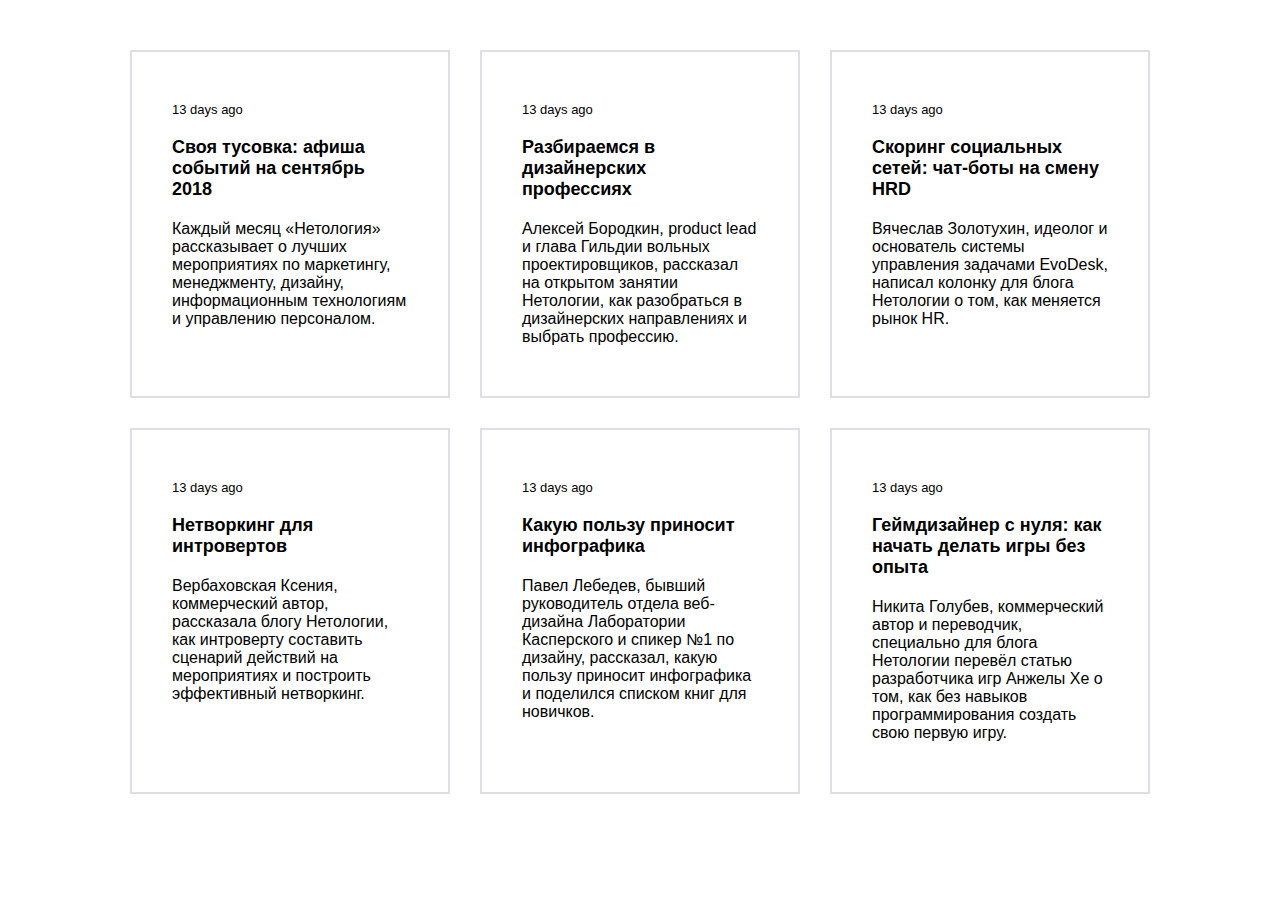
<file: block-elements-positioning/netology-blog/index.html>
<!DOCTYPE html>
<html lang="ru">
<head>
  <meta charset="UTF-8">
  <meta name="viewport" content="width=device-width, initial-scale=1.0">
  <meta http-equiv="X-UA-Compatible" content="ie=edge">
  <link rel="stylesheet" href="css/common-styles.css">
  <link rel="stylesheet" href="css/styles.css">
  <title>Блог</title>
</head>

<body>
  <div class="news">
    <article class="card">
      <header class="card-header">
        <time class="card-date" datetime="2018-08-27">13 days ago</time>
        <h3 class="card-name">Своя тусовка: афиша событий на сентябрь 2018</h3>
      </header>

      <div class="card-content">
        <p>Каждый месяц «Нетология» рассказывает о лучших мероприятиях по маркетингу, менеджменту, дизайну, информационным
          технологиям и управлению персоналом.</p>
      </div>
    </article>

    <article class="card">
      <header class="card-header">
        <time class="card-date" datetime="2018-08-27">13 days ago</time>
        <h3 class="card-name">Разбираемся в дизайнерских профессиях</h3>
      </header>

      <div class="card-content">
      <p>Алексей Бородкин, product lead и глава Гильдии вольных проектировщиков, рассказал на открытом занятии Нетологии,
        как разобраться в дизайнерских направлениях и выбрать профессию.</p>
      </div>
    </article>

    <article class="card">
      <header class="card-header">
        <time class="card-date" datetime="2018-08-27">13 days ago</time>
        <h3 class="card-name">Скоринг социальных сетей: чат-боты на смену HRD</h3>
      </header>

      <div class="card-content">
        <p>Вячеслав Золотухин, идеолог и основатель системы управления задачами EvoDesk, написал колонку для блога Нетологии
        о том, как меняется рынок HR.</p>
      </div>
    </article>

    <article class="card">
      <header class="card-header">
        <time class="card-date" datetime="2018-08-27">13 days ago</time>
        <h3 class="card-name">Нетворкинг для интровертов</h3>
      </header>
      <div class="card-content">
        <p>Вербаховская Ксения, коммерческий автор, рассказала блогу Нетологии, как интроверту составить сценарий действий
        на мероприятиях и построить эффективный нетворкинг.</p>
      </div>
    </article>

    <article class="card">
      <header class="card-header">
        <time class="card-date" datetime="2018-08-27">13 days ago</time>
        <h3 class="card-name">Какую пользу приносит инфографика</h3>
      </header>
      <div class="card-content">
        <p>Павел Лебедев, бывший руководитель отдела веб-дизайна Лаборатории Касперского и спикер №1 по дизайну, рассказал,
        какую пользу приносит инфографика и поделился списком книг для новичков.</p>
      </div>
    </article>

    <article class="card">
      <header class="card-header">
        <time class="card-date" datetime="2018-08-27">13 days ago</time>
        <h3 class="card-name">Геймдизайнер с нуля: как начать делать игры без опыта</h3>
      </header>
      <div class="card-content">
        <p>Никита Голубев, коммерческий автор и переводчик, специально для блога Нетологии перевёл статью разработчика игр
        Анжелы Хе о том, как без навыков программирования создать свою первую игру.</p>
      </div>
    </article>
  </div>
</body>
</html>
</file>
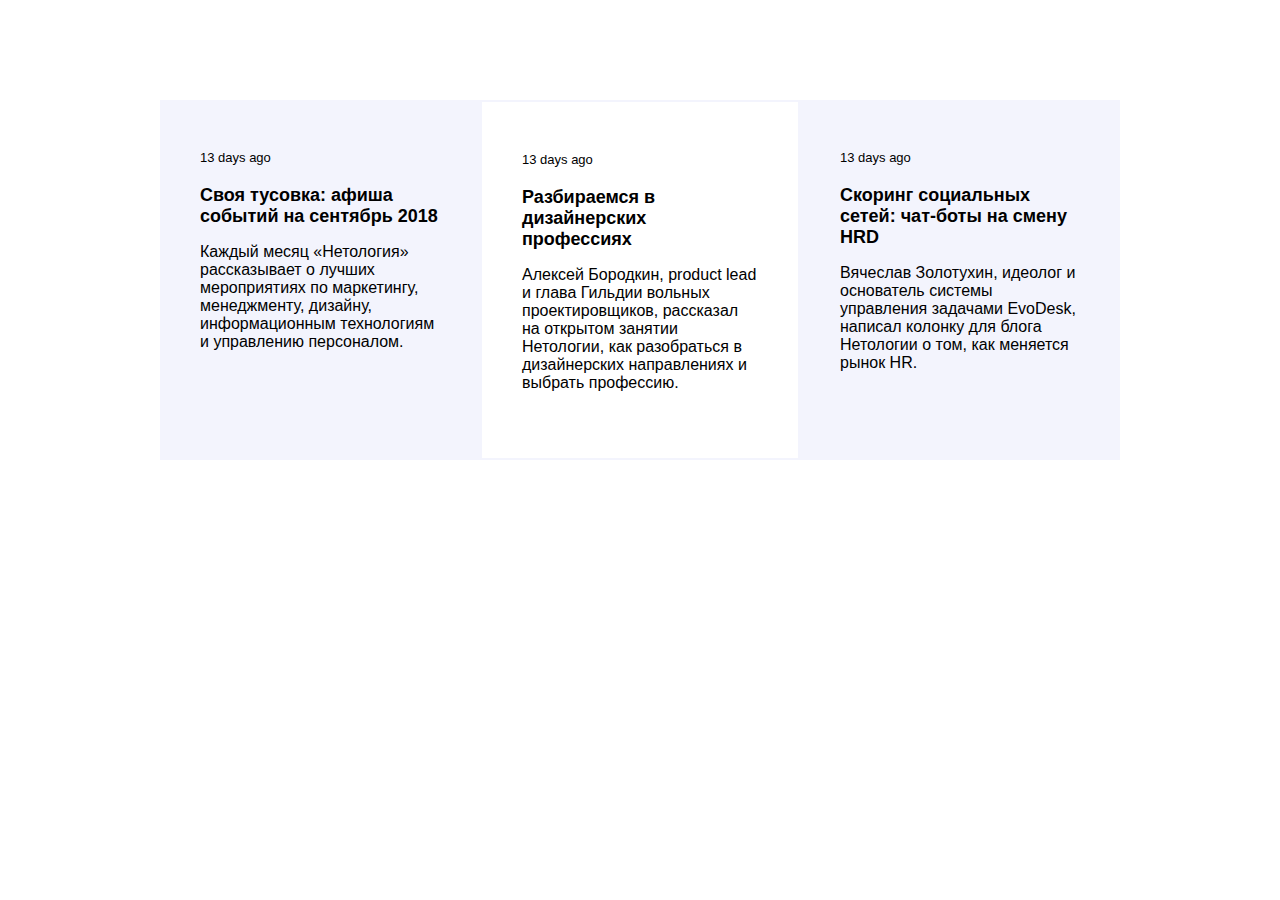
<file: content-structure-tags/latest-news/index.html>
<!DOCTYPE html>
<html lang="ru">
<head>
  <meta charset="UTF-8">
  <meta name="viewport" content="width=device-width, initial-scale=1.0">
  <meta http-equiv="X-UA-Compatible" content="ie=edge">
  <link rel="stylesheet" href="./css/styles.css">
  <title>Задание №2 Последние новости</title>
</head>

<body>
  <div class="news">
	<article class="card">
		<div class="card-header">
			<time class="card-date" datetime="2018-08-27">13 days ago</time>
			<h3 class="card-name">Своя тусовка: афиша событий на сентябрь 2018</h3>
		</div>
		<div class="card-content">
			<p>Каждый месяц «Нетология» рассказывает о лучших мероприятиях по маркетингу, менеджменту, дизайну, информационным технологиям и управлению персоналом.</p>
		</div>
	</article>
	<article class="card">
		<div class="card-header">
			<time class="card-date" datetime="2018-08-27">13 days ago</time>
			<h3 class="card-name">Разбираемся в дизайнерских профессиях</h3>
		</div>
		<div class="card-content">
			<p>Алексей Бородкин, product lead и глава Гильдии вольных проектировщиков, рассказал на открытом занятии Нетологии, как разобраться в дизайнерских направлениях и выбрать профессию.</p>
		</div>
	</article>
	<article class="card">
		<div class="card-header">
			<time class="card-date" datetime="2018-08-27">13 days ago</time>
			<h3 class="card-name">Скоринг социальных сетей: чат-боты на смену HRD</h3>
		</div>
		<div class="card-content">
			<p>Вячеслав Золотухин, идеолог и основатель системы управления задачами EvoDesk, написал колонку для блога Нетологии о том, как меняется рынок HR.</p>
		</div>
	</article>	
  </div>
</body>
</html>
</file>
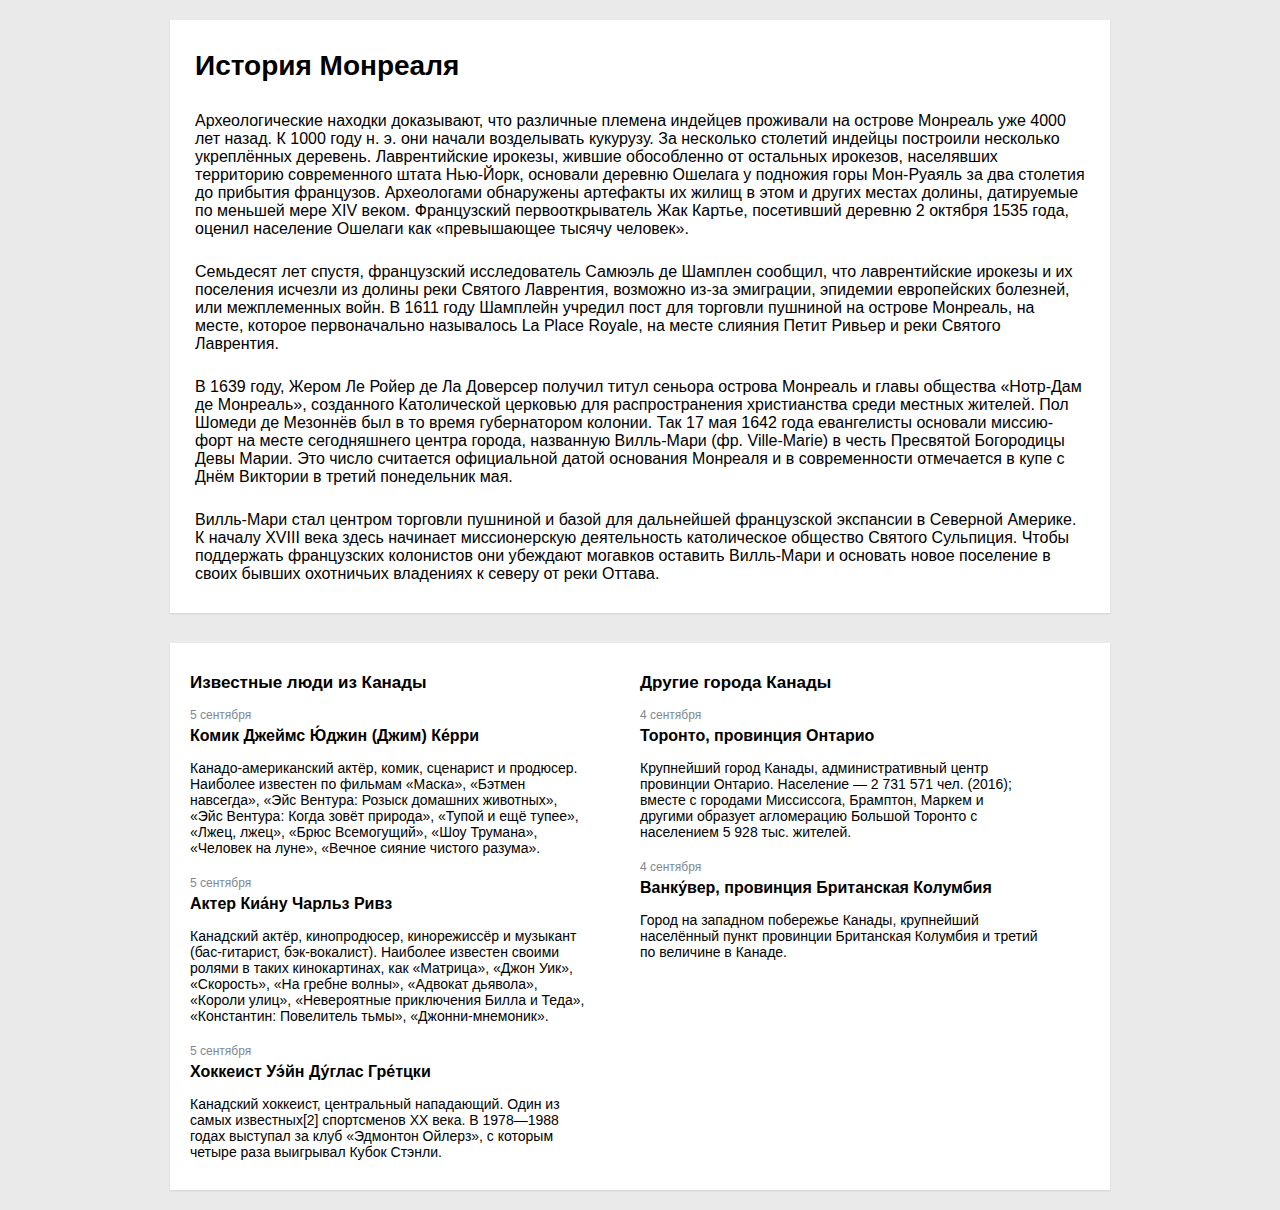
<file: content-structure-tags/markup/index.html>
<!DOCTYPE html>
<html lang="ru">
<head>
  <meta charset="UTF-8">
  <meta name="viewport" content="width=device-width, initial-scale=1.0">
  <meta http-equiv="X-UA-Compatible" content="ie=edge">
  <link rel="stylesheet" href="./css/styles.css">
  <title>Задание №1 Разметка блока</title>
</head>

<body>
<section class="page">
	<main class="content">
		<h1 class="content-title">История Монреаля</h1>
		<p>
			Археологические находки доказывают, что различные племена индейцев проживали на острове Монреаль уже 4000 лет назад. К 1000 году н. э. они начали возделывать кукурузу. За несколько столетий индейцы построили несколько укреплённых деревень. Лаврентийские ирокезы, жившие обособленно от остальных ирокезов, населявших территорию современного штата Нью-Йорк, основали деревню Ошелага у подножия горы Мон-Руаяль за два столетия до прибытия французов. Археологами обнаружены артефакты их жилищ в этом и других местах долины, датируемые по меньшей мере XIV веком. Французский первооткрыватель Жак Картье, посетивший деревню 2 октября 1535 года, оценил население Ошелаги как «превышающее тысячу человек».
		</p>
		<p>
			Семьдесят лет спустя, французский исследователь Самюэль де Шамплен сообщил, что лаврентийские ирокезы и их поселения исчезли из долины реки Святого Лаврентия, возможно из-за эмиграции, эпидемии европейских болезней, или межплеменных войн. В 1611 году Шамплейн учредил пост для торговли пушниной на острове Монреаль, на месте, которое первоначально называлось La Place Royale, на месте слияния Петит Ривьер и реки Святого Лаврентия. 
		</p>
		<p>
			В 1639 году, Жером Ле Ройер де Ла Доверсер получил титул сеньора острова Монреаль и главы общества «Нотр-Дам де Монреаль», созданного Католической церковью для распространения христианства среди местных жителей. Пол Шомеди де Мезоннёв был в то время губернатором колонии. Так 17 мая 1642 года евангелисты основали миссию-форт на месте сегодняшнего центра города, названную Вилль-Мари (фр. Ville-Marie) в честь Пресвятой Богородицы Девы Марии. Это число считается официальной датой основания Монреаля и в современности отмечается в купе с Днём Виктории в третий понедельник мая.		
		</p>
		<p>
			Вилль-Мари стал центром торговли пушниной и базой для дальнейшей французской экспансии в Северной Америке. К началу XVIII века здесь начинает миссионерскую деятельность католическое общество Святого Сульпиция. Чтобы поддержать французских колонистов они убеждают могавков оставить Вилль-Мари и основать новое поселение в своих бывших охотничьих владениях к северу от реки Оттава.
		</p>
	</main>
	<aside class="last-news">
		<article class="last-news-section">
			<h2 class="last-news-title">Известные люди из Канады</h2>
			<div class="last-posts">
				<div class="last-post">
					<div class="last-post-header">
						<time class="last-post-date" datetime="2018-09-05">5 сентября</time>
						<h3 class="last-post-title">
							<a href="#0" class="last-post-link">Комик Джеймс Ю́джин (Джим) Ке́рри</a>
						</h3>
					</div>
					<div class="last-post-content">
						<p>Канадо-американский актёр, комик, сценарист и продюсер. Наиболее известен по фильмам «Маска», «Бэтмен навсегда», «Эйс Вентура: Розыск домашних животных», «Эйс Вентура: Когда зовёт природа», «Тупой и ещё тупее», «Лжец, лжец», «Брюс Всемогущий», «Шоу Трумана», «Человек на луне», «Вечное сияние чистого разума». </p>
					</div>
				</div>
				<div class="last-post">
					<div class="last-post-header">
						<time class="last-post-date" datetime="2018-09-05">5 сентября</time>
						<h3 class="last-post-title">
							<a href="#0" class="last-post-link">Актер Киа́ну Чарльз Ривз</a>
						</h3>
					</div>
					<div class="last-post-content">
						<p>Канадский актёр, кинопродюсер, кинорежиссёр и музыкант (бас-гитарист, бэк-вокалист). Наиболее известен своими ролями в таких кинокартинах, как «Матрица», «Джон Уик», «Скорость», «На гребне волны», «Адвокат дьявола», «Короли улиц», «Невероятные приключения Билла и Теда», «Константин: Повелитель тьмы», «Джонни-мнемоник».</p>
					</div>					
				</div>				
				<div class="last-post">
					<div class="last-post-header">
						<time class="last-post-date" datetime="2018-09-05">5 сентября</time>
						<h3 class="last-post-title">
							<a href="#0" class="last-post-link">Хоккеист Уэ́йн Ду́глас Гре́тцки</a>
						</h3>
					</div>
					<div class="last-post-content">
						<p>Канадский хоккеист, центральный нападающий. Один из самых известных[2] спортсменов XX века. В 1978—1988 годах выступал за клуб «Эдмонтон Ойлерз», с которым четыре раза выигрывал Кубок Стэнли. </p>
					</div>
				</div>								
			</div>
		</article>
		<article class="last-news-section">
			<h2 class="last-news-title">Другие города Канады</h2>
			<div class="last-posts">
				<div class="last-post">
					<div class="last-post-header">
						<time class="last-post-date" datetime="2018-09-04">4 сентября</time>
						<h3 class="last-post-title">
							<a href="#0" class="last-post-link">Торонто, провинция Онтарио</a>
						</h3>
					</div>
					<div class="last-post-content">
						<p>Крупнейший город Канады, административный центр провинции Онтарио. Население — 2 731 571 чел. (2016); вместе с городами Миссиссога, Брамптон, Маркем и другими образует агломерацию Большой Торонто с населением 5 928 тыс. жителей.</p>
					</div>
				</div>				
				<div class="last-post">
					<div class="last-post-header">
						<time class="last-post-date" datetime="2018-09-04">4 сентября</time>
						<h3 class="last-post-title">
							<a href="#0" class="last-post-link">Ванку́вер, провинция Британская Колумбия</a>
						</h3>
					</div>
					<div class="last-post-content">
						<p>Город на западном побережье Канады, крупнейший населённый пункт провинции Британская Колумбия и третий по величине в Канаде.</p>
					</div>
				</div>								
			</div>
		</article>
	</aside>
</section>
</body>
</html>
</file>
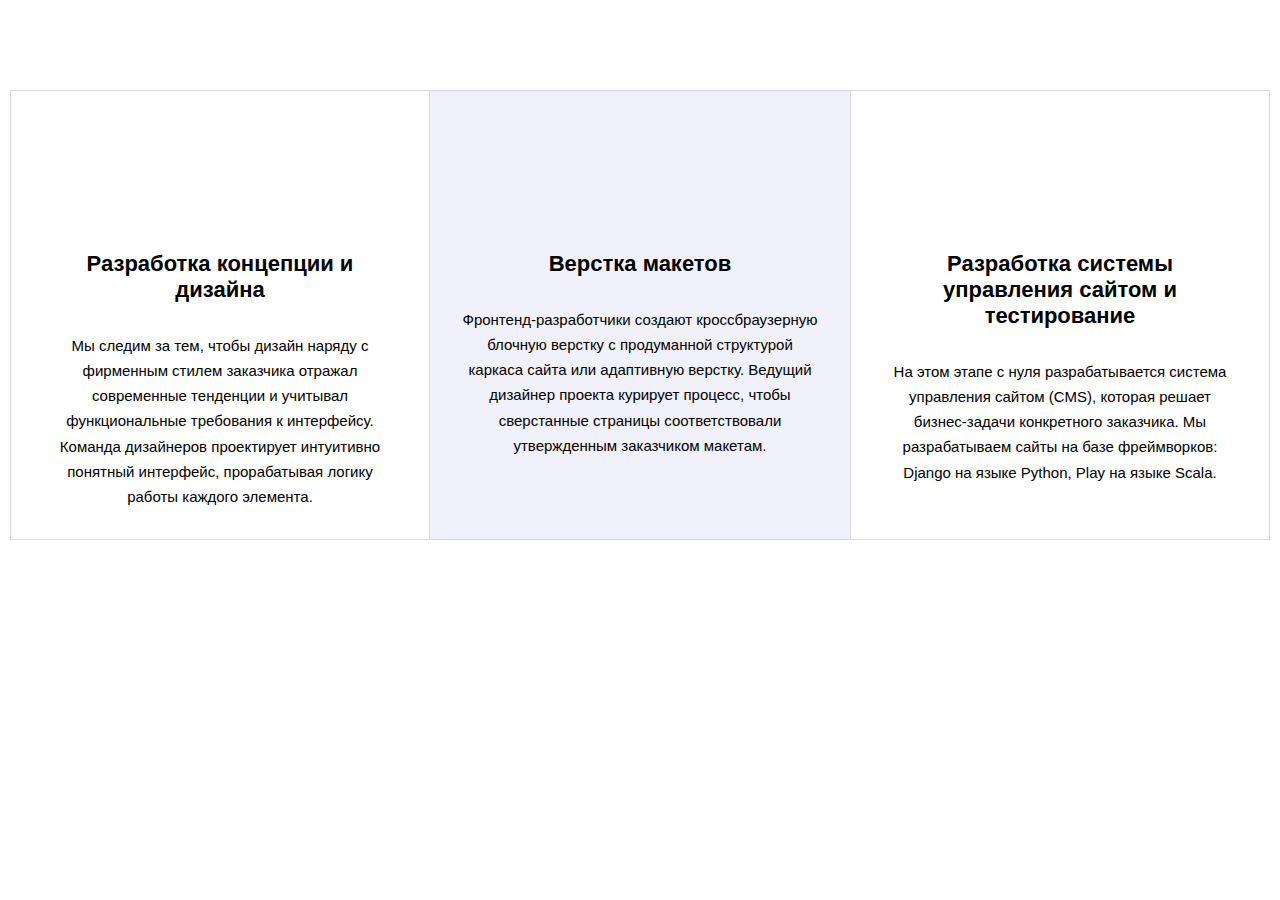
<file: content-structure-tags/web-studio/index.html>
<!DOCTYPE html>
<html lang="ru">
  <head>
    <meta charset="UTF-8">
    <meta name="viewport" content="width=device-width, initial-scale=1.0">
    <meta http-equiv="X-UA-Compatible" content="ie=edge">
    <link rel="stylesheet" href="./css/styles.css">
    <title>Задание №2 Раздел услуг веб-студии</title>
  </head>

  <body>
    <div class="services">
		<div class="card">
			<h3 class="card-name">Разработка концепции и дизайна</h3>
			<div class="card-content">
				<p>Мы следим за тем, чтобы дизайн наряду с фирменным стилем заказчика отражал современные тенденции и учитывал функциональные требования к интерфейсу. Команда дизайнеров проектирует интуитивно понятный интерфейс, прорабатывая логику работы каждого элемента.</p>
			</div>
		</div>
		<div class="card">
			<h3 class="card-name">Верстка макетов</h3>
			<div class="card-content">
				<p>Фронтенд-разработчики создают кроссбраузерную блочную верстку с продуманной структурой каркаса сайта или адаптивную верстку. Ведущий дизайнер проекта курирует процесс, чтобы сверстанные страницы соответствовали утвержденным заказчиком макетам.</p>
			</div>
		</div>
		<div class="card">
			<h3 class="card-name">Разработка системы управления сайтом и тестирование</h3>
			<div class="card-content">
				<p>На этом этапе с нуля разрабатывается система управления сайтом (CMS), которая решает бизнес-задачи конкретного заказчика. Мы разрабатываем сайты на базе фреймворков: Django на языке Python, Play на языке Scala.</p>
			</div>
		</div>
   </div>
 </body>
</html>
</file>
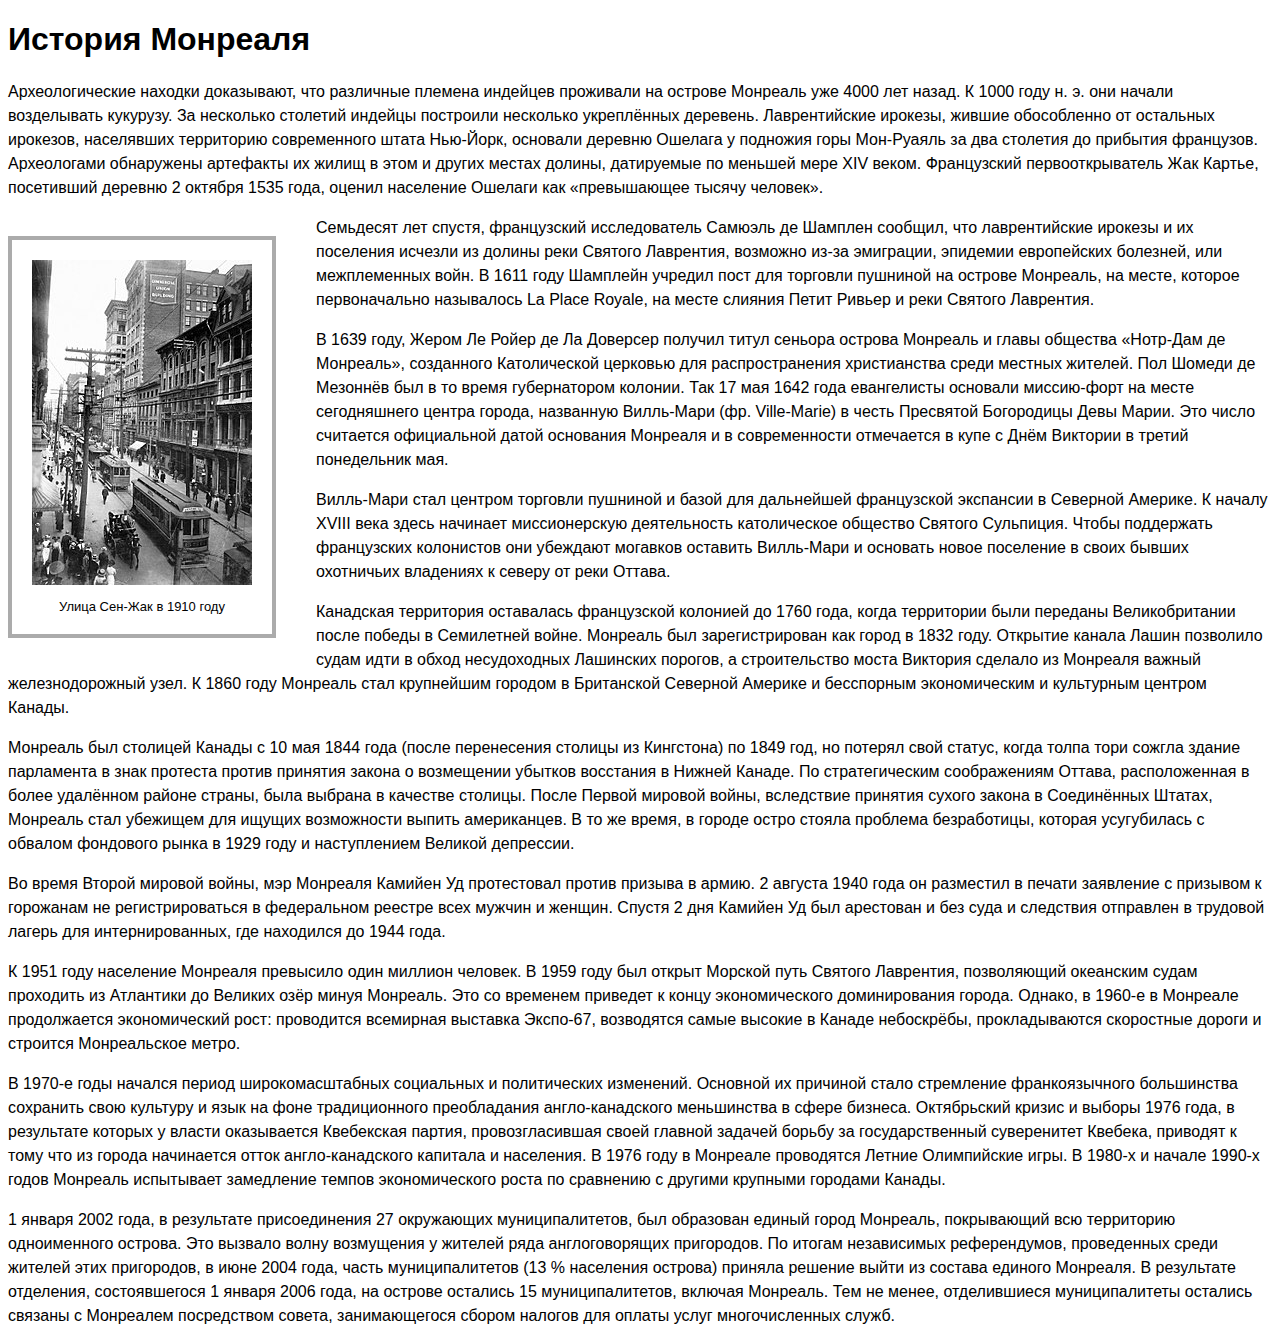
<file: content-tags/montreal-illustration/index.html>
<!DOCTYPE html>
<html lang="ru">
<head>
  <meta charset="UTF-8">
  <meta name="viewport" content="width=device-width, initial-scale=1.0">
  <meta http-equiv="X-UA-Compatible" content="ie=edge">
  <link rel="stylesheet" href="./css/styles.css">
  <title>История Монреаля</title>
</head>
<body>
<h1>История Монреаля</h1>
<p>
  Археологические находки доказывают, что различные племена индейцев проживали на острове Монреаль уже 4000 лет назад. К
  1000 году н. э. они начали возделывать кукурузу. За несколько столетий индейцы построили несколько укреплённых
  деревень. Лаврентийские ирокезы, жившие обособленно от остальных ирокезов, населявших территорию современного штата
  Нью-Йорк, основали деревню Ошелага у подножия горы Мон-Руаяль за два столетия до прибытия французов. Археологами
  обнаружены артефакты их жилищ в этом и других местах долины, датируемые по меньшей мере XIV веком. Французский
  первооткрыватель Жак Картье, посетивший деревню 2 октября 1535 года, оценил население Ошелаги как «превышающее тысячу
  человек».
</p>
<figure>
  <img src="./img/220px-St.JamesSt.-Montreal_-1910.jpg" alt="«Монреаль начала XX века»">
  <figcaption>Улица Сен-Жак в 1910 году</figcaption>
</figure>
<p>
  Семьдесят лет спустя, французский исследователь Самюэль де Шамплен сообщил, что лаврентийские ирокезы и их поселения
  исчезли из долины реки Святого Лаврентия, возможно из-за эмиграции, эпидемии европейских болезней, или межплеменных
  войн. В 1611 году Шамплейн учредил пост для торговли пушниной на острове Монреаль, на месте, которое первоначально
  называлось La Place Royale, на месте слияния Петит Ривьер и реки Святого Лаврентия.
</p>
<p>
  В 1639 году, Жером Ле Ройер де Ла Доверсер получил титул сеньора острова Монреаль и главы общества «Нотр-Дам де
  Монреаль», созданного Католической церковью для распространения христианства среди местных жителей. Пол Шомеди де
  Мезоннёв был в то время губернатором колонии. Так 17 мая 1642 года евангелисты основали миссию-форт на месте
  сегодняшнего центра города, названную Вилль-Мари (фр. Ville-Marie) в честь Пресвятой Богородицы Девы Марии. Это число
  считается официальной датой основания Монреаля и в современности отмечается в купе с Днём Виктории в третий
  понедельник мая.
</p>
<p>
  Вилль-Мари стал центром торговли пушниной и базой для дальнейшей французской экспансии в Северной Америке. К началу
  XVIII века здесь начинает миссионерскую деятельность католическое общество Святого Сульпиция. Чтобы поддержать
  французских колонистов они убеждают могавков оставить Вилль-Мари и основать новое поселение в своих бывших охотничьих
  владениях к северу от реки Оттава.
</p>
<p>
  Канадская территория оставалась французской колонией до 1760 года, когда территории были переданы Великобритании после
  победы в Семилетней войне. Монреаль был зарегистрирован как город в 1832 году. Открытие канала Лашин позволило судам
  идти в обход несудоходных Лашинских порогов, а строительство моста Виктория сделало из Монреаля важный железнодорожный
  узел. К 1860 году Монреаль стал крупнейшим городом в Британской Северной Америке и бесспорным экономическим и
  культурным центром Канады.
</p>
<p>
  Монреаль был столицей Канады с 10 мая 1844 года (после перенесения столицы из Кингстона) по 1849 год, но потерял свой
  статус, когда толпа тори сожгла здание парламента в знак протеста против принятия закона о возмещении убытков
  восстания в Нижней Канаде. По стратегическим соображениям Оттава, расположенная в более удалённом районе страны, была
  выбрана в качестве столицы. После Первой мировой войны, вследствие принятия сухого закона в Соединённых Штатах,
  Монреаль стал убежищем для ищущих возможности выпить американцев. В то же время, в городе остро стояла проблема
  безработицы, которая усугубилась с обвалом фондового рынка в 1929 году и наступлением Великой депрессии.
</p>
<p>
  Во время Второй мировой войны, мэр Монреаля Камийен Уд протестовал против призыва в армию. 2 августа 1940 года он
  разместил в печати заявление с призывом к горожанам не регистрироваться в федеральном реестре всех мужчин и женщин.
  Спустя 2 дня Камийен Уд был арестован и без суда и следствия отправлен в трудовой лагерь для интернированных, где
  находился до 1944 года.
</p>
<p>
  К 1951 году население Монреаля превысило один миллион человек. В 1959 году был открыт Морской путь Святого Лаврентия,
  позволяющий океанским судам проходить из Атлантики до Великих озёр минуя Монреаль. Это со временем приведет к концу
  экономического доминирования города. Однако, в 1960-е в Монреале продолжается экономический рост: проводится всемирная
  выставка Экспо-67, возводятся самые высокие в Канаде небоскрёбы, прокладываются скоростные дороги и строится
  Монреальское метро.
</p>
<p>
  В 1970-е годы начался период широкомасштабных социальных и политических изменений. Основной их причиной стало
  стремление франкоязычного большинства сохранить свою культуру и язык на фоне традиционного преобладания
  англо-канадского меньшинства в сфере бизнеса. Октябрьский кризис и выборы 1976 года, в результате которых у власти
  оказывается Квебекская партия, провозгласившая своей главной задачей борьбу за государственный суверенитет Квебека,
  приводят к тому что из города начинается отток англо-канадского капитала и населения. В 1976 году в Монреале
  проводятся Летние Олимпийские игры. В 1980-х и начале 1990-х годов Монреаль испытывает замедление темпов
  экономического роста по сравнению с другими крупными городами Канады.
</p>
<p>
  1 января 2002 года, в результате присоединения 27 окружающих муниципалитетов, был образован единый город Монреаль,
  покрывающий всю территорию одноименного острова. Это вызвало волну возмущения у жителей ряда англоговорящих
  пригородов. По итогам независимых референдумов, проведенных среди жителей этих пригородов, в июне 2004 года, часть
  муниципалитетов (13 % населения острова) приняла решение выйти из состава единого Монреаля. В результате отделения,
  состоявшегося 1 января 2006 года, на острове остались 15 муниципалитетов, включая Монреаль. Тем не менее, отделившиеся
  муниципалитеты остались связаны с Монреалем посредством совета, занимающегося сбором налогов для оплаты услуг
  многочисленных служб.
</p>
</body>
</html>
</file>
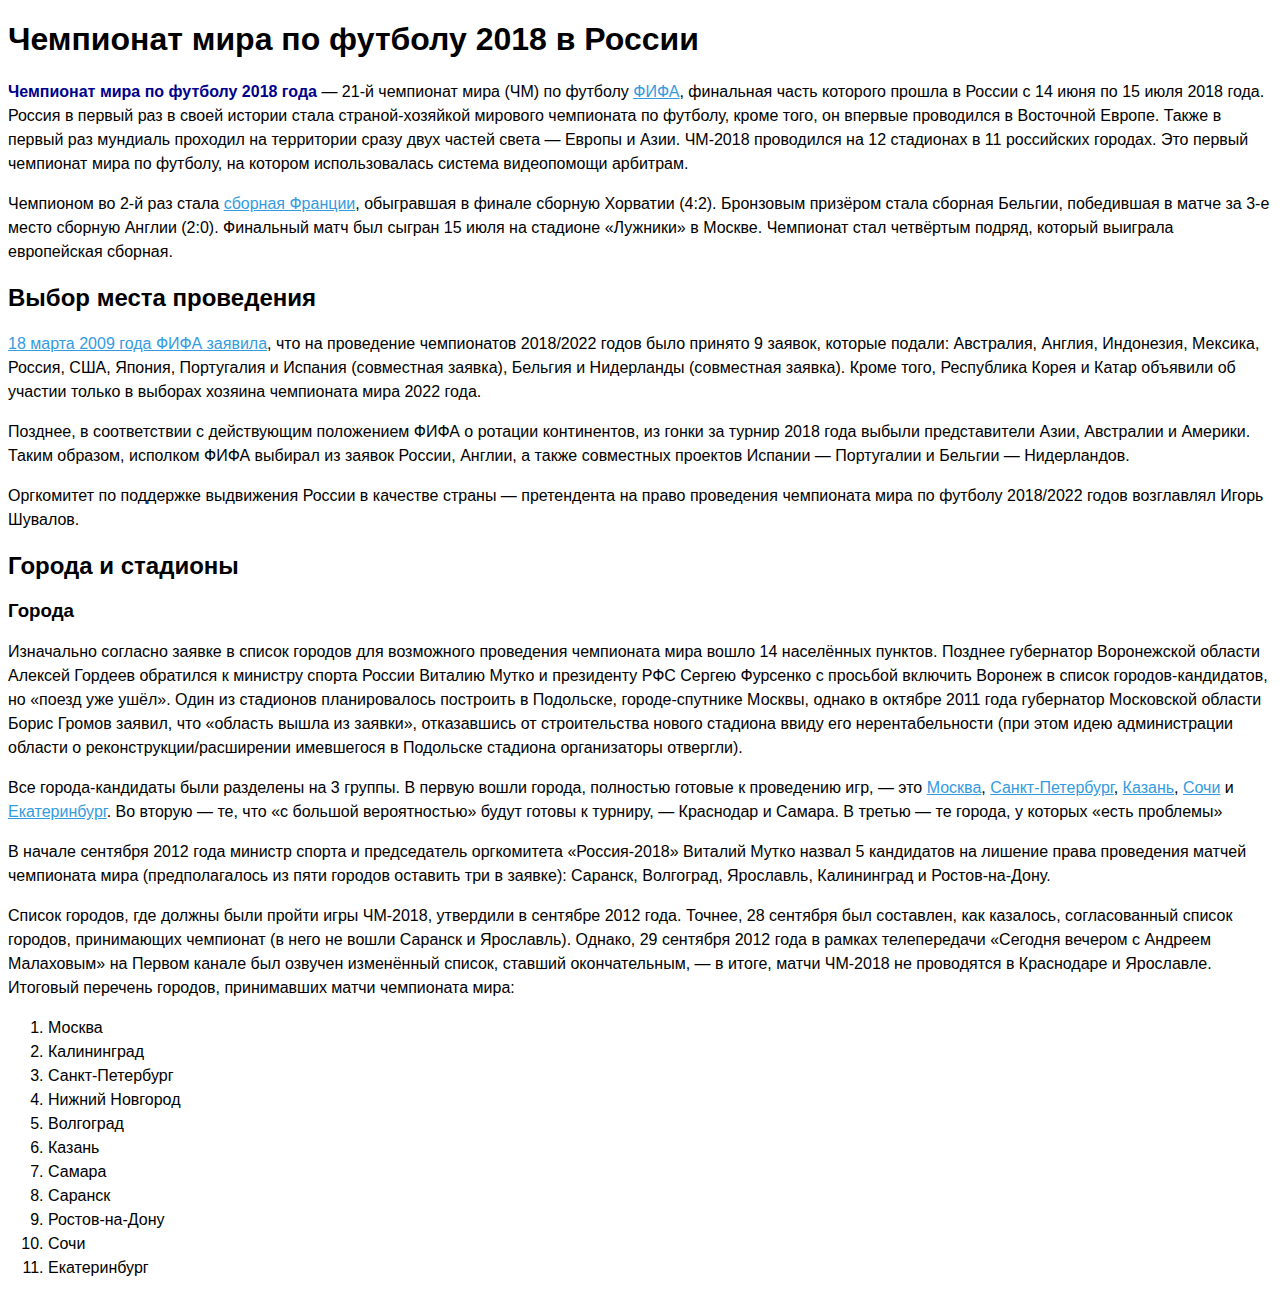
<file: content-tags/world-cup-article/index.html>
<!DOCTYPE html>
<html lang="ru">
<head>
  <meta charset="UTF-8">
  <meta name="viewport" content="width=device-width, initial-scale=1.0">
  <meta http-equiv="X-UA-Compatible" content="ie=edge">
  <link rel="stylesheet" href="./css/styles.css">
  <title>Чемпионат мира по футболу 2018 в России</title>
</head>
<body>
  <h1>Чемпионат мира по футболу 2018 в России</h1>

  <p>
    <span>Чемпионат мира по футболу 2018 года</span> — 21-й чемпионат мира (ЧМ) по футболу <a href="#">ФИФА</a>, финальная часть которого прошла в России
    с 14 июня по 15 июля 2018 года. Россия в первый раз в своей истории стала страной-хозяйкой мирового чемпионата по
    футболу, кроме того, он впервые проводился в Восточной Европе. Также в первый раз мундиаль проходил на территории сразу
    двух частей света — Европы и Азии. ЧМ-2018 проводился на 12 стадионах в 11 российских городах. Это первый чемпионат мира
    по футболу, на котором использовалась система видеопомощи арбитрам.
  </p>
  <p>
    Чемпионом во 2-й раз стала <a href="#">сборная Франции</a>, обыгравшая в финале сборную Хорватии (4:2). Бронзовым призёром стала сборная
    Бельгии, победившая в матче за 3-е место сборную Англии (2:0). Финальный матч был сыгран 15 июля на стадионе «Лужники» в
    Москве. Чемпионат стал четвёртым подряд, который выиграла европейская сборная.
  </p>

  <h2>Выбор места проведения</h2>

  <p>
    <a href="#">18 марта 2009 года ФИФА заявила</a>, что на проведение чемпионатов 2018/2022 годов было принято 9 заявок, которые подали:
    Австралия, Англия, Индонезия, Мексика, Россия, США, Япония, Португалия и Испания (совместная заявка), Бельгия и
    Нидерланды (совместная заявка). Кроме того, Республика Корея и Катар объявили об участии только в выборах хозяина
    чемпионата мира 2022 года.
  </p>

  <p>
    Позднее, в соответствии с действующим положением ФИФА о ротации континентов, из гонки за турнир 2018 года выбыли
    представители Азии, Австралии и Америки. Таким образом, исполком ФИФА выбирал из заявок России, Англии, а также
    совместных проектов Испании — Португалии и Бельгии — Нидерландов.
  </p>

  <p>
    Оргкомитет по поддержке выдвижения России в качестве страны — претендента на право проведения чемпионата мира по футболу
    2018/2022 годов возглавлял Игорь Шувалов.
  </p>

  <h2>Города и стадионы</h2>
  <h3>Города</h3>

  <p>
    Изначально согласно заявке в список городов для возможного проведения чемпионата мира вошло 14 населённых пунктов.
    Позднее губернатор Воронежской области Алексей Гордеев обратился к министру спорта России Виталию Мутко и президенту РФС
    Сергею Фурсенко с просьбой включить Воронеж в список городов-кандидатов, но «поезд уже ушёл». Один из стадионов
    планировалось построить в Подольске, городе-спутнике Москвы, однако в октябре 2011 года губернатор Московской области
    Борис Громов заявил, что «область вышла из заявки», отказавшись от строительства нового стадиона ввиду его
    нерентабельности (при этом идею администрации области о реконструкции/расширении имевшегося в Подольске стадиона
    организаторы отвергли).
  </p>

  <p>
    Все города-кандидаты были разделены на 3 группы. В первую вошли города, полностью готовые к проведению игр, — это
    <a href="#">Москва</a>, <a href="#">Санкт-Петербург</a>, <a href="#">Казань</a>, <a href="#">Сочи</a> и <a href="#">Екатеринбург</a>. Во вторую — те, что «с большой вероятностью» будут готовы к
    турниру, — Краснодар и Самара. В третью — те города, у которых «есть проблемы»
  </p>

  <p>
    В начале сентября 2012 года министр спорта и председатель оргкомитета «Россия-2018» Виталий Мутко назвал 5 кандидатов на
    лишение права проведения матчей чемпионата мира (предполагалось из пяти городов оставить три в заявке): Саранск,
    Волгоград, Ярославль, Калининград и Ростов-на-Дону.
  </p>

  <p>
    Список городов, где должны были пройти игры ЧМ-2018, утвердили в сентябре 2012 года. Точнее, 28 сентября был составлен,
    как казалось, согласованный список городов, принимающих чемпионат (в него не вошли Саранск и Ярославль). Однако, 29
    сентября 2012 года в рамках телепередачи «Сегодня вечером с Андреем Малаховым» на Первом канале был озвучен изменённый
    список, ставший окончательным, — в итоге, матчи ЧМ-2018 не проводятся в Краснодаре и Ярославле. Итоговый перечень
    городов, принимавших матчи чемпионата мира:
  </p>
  <ol>
    <li>Москва</li>
    <li>Калининград</li>
    <li>Санкт-Петербург</li>
    <li>Нижний Новгород</li>
    <li>Волгоград</li>
    <li>Казань</li>
    <li>Самара</li>
    <li>Саранск</li>
    <li>Ростов-на-Дону</li>
    <li>Сочи</li>
    <li>Екатеринбург</li>
  </ol>

</body>
</html>
</file>
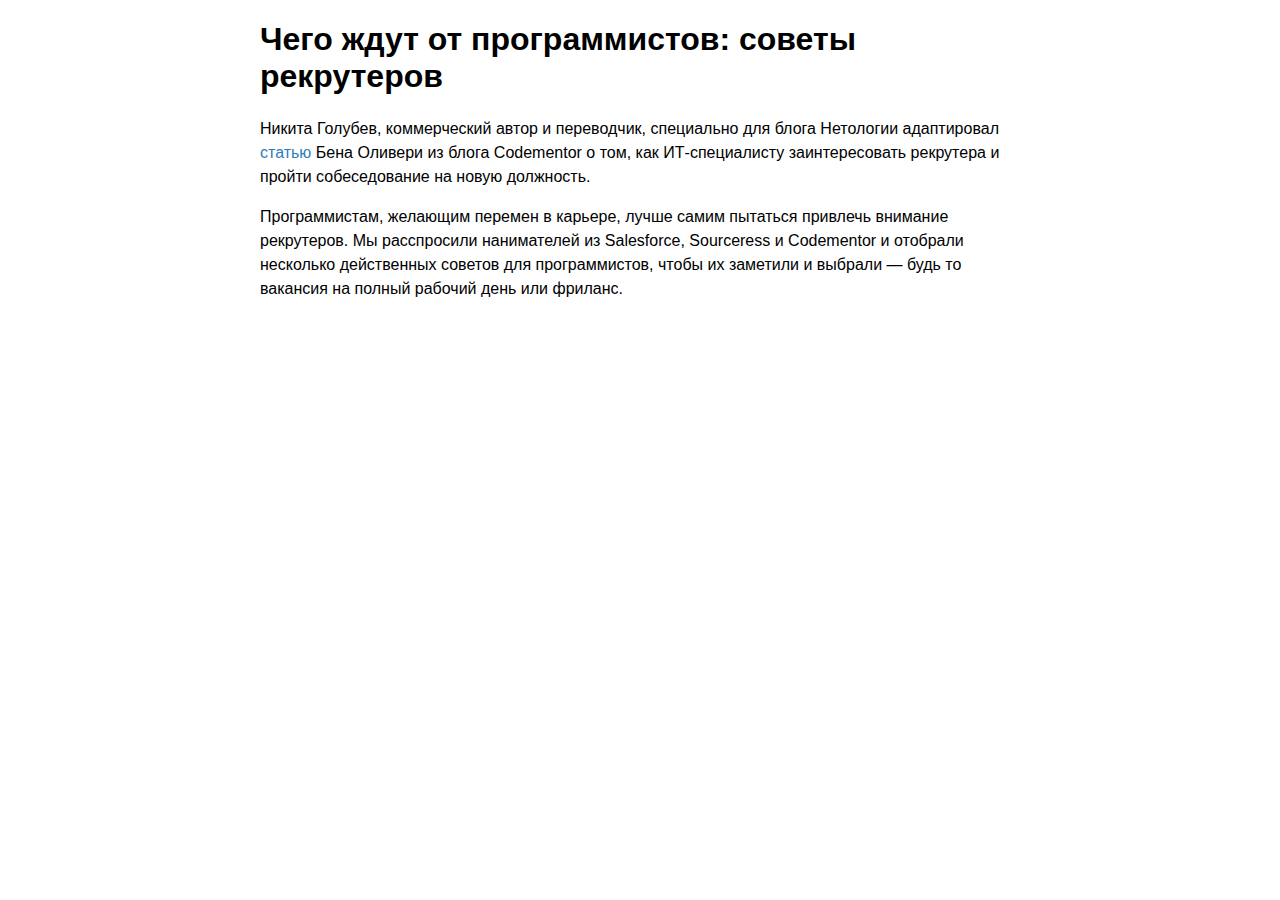
<file: flex-elements-positioning/blog-article/index.html>
<!DOCTYPE html>
<html lang="ru">
  <head>
    <meta charset="UTF-8" />
    <meta name="viewport" content="width=device-width, initial-scale=1.0" />
    <meta http-equiv="X-UA-Compatible" content="ie=edge" />
    <link rel="stylesheet" href="css/styles.css" />
    <title>Чего ждут от программистов: советы рекрутеров</title>
  </head>
  <body>
    <div class="page">
      <main class="content">
        <h1>Чего ждут от программистов: советы рекрутеров</h1>
        <p>
          Никита Голубев, коммерческий автор и переводчик, специально для блога
          Нетологии адаптировал <a href="#0"> статью</a> Бена Оливери из блога
          Codementor о том, как ИТ-специалисту заинтересовать рекрутера и пройти
          собеседование на новую должность.
        </p>
        <p>
          Программистам, желающим перемен в карьере, лучше самим пытаться
          привлечь внимание рекрутеров. Мы расспросили нанимателей из
          Salesforce, Sourceress и Codementor и отобрали несколько действенных
          советов для программистов, чтобы их заметили и выбрали — будь то
          вакансия на полный рабочий день или фриланс.
        </p>
      </main>
    </div>
  </body>
</html>
</file>
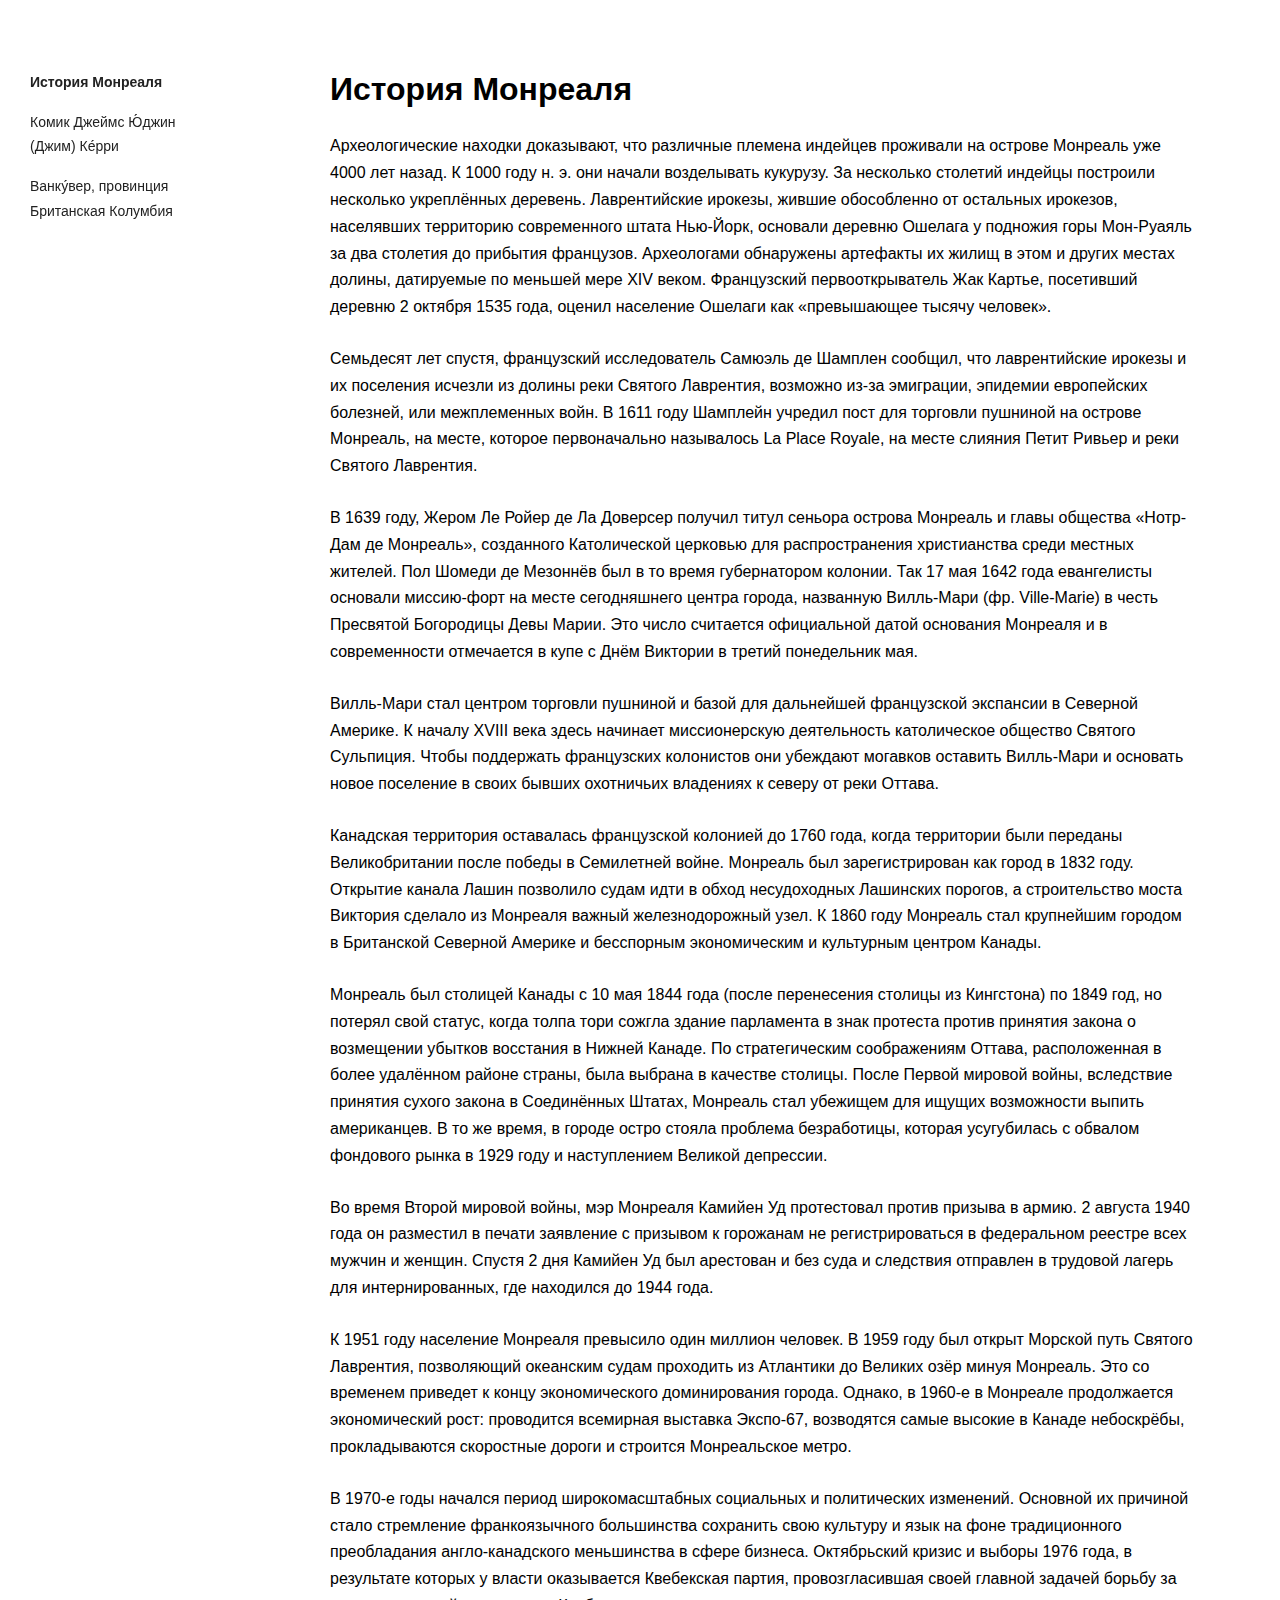
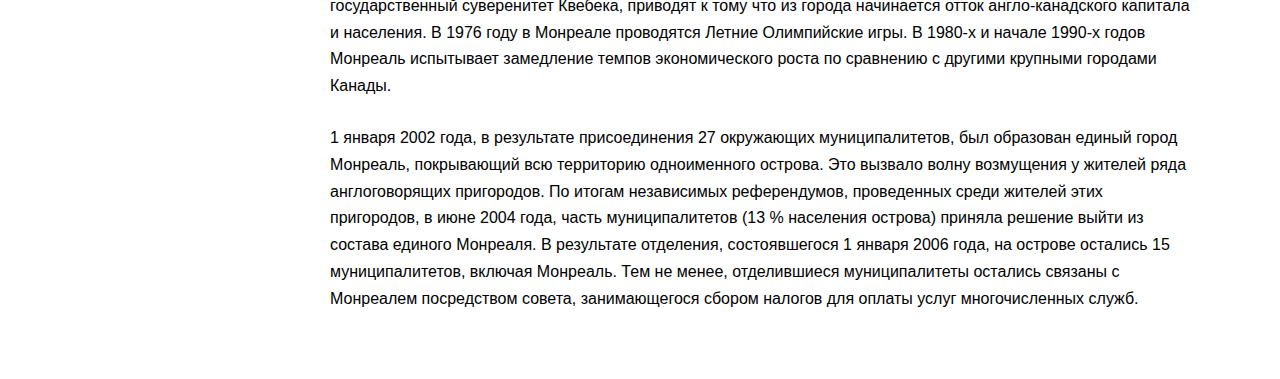
<file: flex-elements-positioning/fixed-menu/index.html>
<!DOCTYPE html>
<html lang="ru">
  <head>
    <meta charset="UTF-8" />
    <meta name="viewport" content="width=device-width, initial-scale=1.0" />
    <meta http-equiv="X-UA-Compatible" content="ie=edge" />
    <link rel="stylesheet" href="css/styles-common.css" />
    <link rel="stylesheet" href="css/styles.css" />
    <title>История Монреаля</title>
  </head>
  <body>
    <nav class="menu">
      <ul class="menu-list">
        <li class="menu-list-item">
          <a class="menu-link">История Монреаля</a>
        </li>
        <li class="menu-list-item">
          <a href="#" class="menu-link">Комик Джеймс Ю́джин (Джим) Ке́рри</a>
        </li>
        <li class="menu-list-item">
          <a href="#" class="menu-link"
            >Ванку́вер, провинция Британская Колумбия</a
          >
        </li>
      </ul>
    </nav>
    <main class="content">
      <h1>История Монреаля</h1>
      <p>
        Археологические находки доказывают, что различные племена индейцев
        проживали на острове Монреаль уже 4000 лет назад. К 1000 году н. э. они
        начали возделывать кукурузу. За несколько столетий индейцы построили
        несколько укреплённых деревень. Лаврентийские ирокезы, жившие
        обособленно от остальных ирокезов, населявших территорию современного
        штата Нью-Йорк, основали деревню Ошелага у подножия горы Мон-Руаяль за
        два столетия до прибытия французов. Археологами обнаружены артефакты их
        жилищ в этом и других местах долины, датируемые по меньшей мере XIV
        веком. Французский первооткрыватель Жак Картье, посетивший деревню 2
        октября 1535 года, оценил население Ошелаги как «превышающее тысячу
        человек».
      </p>
      <p>
        Семьдесят лет спустя, французский исследователь Самюэль де Шамплен
        сообщил, что лаврентийские ирокезы и их поселения исчезли из долины реки
        Святого Лаврентия, возможно из-за эмиграции, эпидемии европейских
        болезней, или межплеменных войн. В 1611 году Шамплейн учредил пост для
        торговли пушниной на острове Монреаль, на месте, которое первоначально
        называлось La Place Royale, на месте слияния Петит Ривьер и реки Святого
        Лаврентия.
      </p>
      <p>
        В 1639 году, Жером Ле Ройер де Ла Доверсер получил титул сеньора острова
        Монреаль и главы общества «Нотр-Дам де Монреаль», созданного
        Католической церковью для распространения христианства среди местных
        жителей. Пол Шомеди де Мезоннёв был в то время губернатором колонии. Так
        17 мая 1642 года евангелисты основали миссию-форт на месте сегодняшнего
        центра города, названную Вилль-Мари (фр. Ville-Marie) в честь Пресвятой
        Богородицы Девы Марии. Это число считается официальной датой основания
        Монреаля и в современности отмечается в купе с Днём Виктории в третий
        понедельник мая.
      </p>
      <p>
        Вилль-Мари стал центром торговли пушниной и базой для дальнейшей
        французской экспансии в Северной Америке. К началу XVIII века здесь
        начинает миссионерскую деятельность католическое общество Святого
        Сульпиция. Чтобы поддержать французских колонистов они убеждают могавков
        оставить Вилль-Мари и основать новое поселение в своих бывших охотничьих
        владениях к северу от реки Оттава.
      </p>
      <p>
        Канадская территория оставалась французской колонией до 1760 года, когда
        территории были переданы Великобритании после победы в Семилетней войне.
        Монреаль был зарегистрирован как город в 1832 году. Открытие канала
        Лашин позволило судам идти в обход несудоходных Лашинских порогов, а
        строительство моста Виктория сделало из Монреаля важный железнодорожный
        узел. К 1860 году Монреаль стал крупнейшим городом в Британской Северной
        Америке и бесспорным экономическим и культурным центром Канады.
      </p>
      <p>
        Монреаль был столицей Канады с 10 мая 1844 года (после перенесения
        столицы из Кингстона) по 1849 год, но потерял свой статус, когда толпа
        тори сожгла здание парламента в знак протеста против принятия закона о
        возмещении убытков восстания в Нижней Канаде. По стратегическим
        соображениям Оттава, расположенная в более удалённом районе страны, была
        выбрана в качестве столицы. После Первой мировой войны, вследствие
        принятия сухого закона в Соединённых Штатах, Монреаль стал убежищем для
        ищущих возможности выпить американцев. В то же время, в городе остро
        стояла проблема безработицы, которая усугубилась с обвалом фондового
        рынка в 1929 году и наступлением Великой депрессии.
      </p>
      <p>
        Во время Второй мировой войны, мэр Монреаля Камийен Уд протестовал
        против призыва в армию. 2 августа 1940 года он разместил в печати
        заявление с призывом к горожанам не регистрироваться в федеральном
        реестре всех мужчин и женщин. Спустя 2 дня Камийен Уд был арестован и
        без суда и следствия отправлен в трудовой лагерь для интернированных,
        где находился до 1944 года.
      </p>
      <p>
        К 1951 году население Монреаля превысило один миллион человек. В 1959
        году был открыт Морской путь Святого Лаврентия, позволяющий океанским
        судам проходить из Атлантики до Великих озёр минуя Монреаль. Это со
        временем приведет к концу экономического доминирования города. Однако, в
        1960-е в Монреале продолжается экономический рост: проводится всемирная
        выставка Экспо-67, возводятся самые высокие в Канаде небоскрёбы,
        прокладываются скоростные дороги и строится Монреальское метро.
      </p>
      <p>
        В 1970-е годы начался период широкомасштабных социальных и политических
        изменений. Основной их причиной стало стремление франкоязычного
        большинства сохранить свою культуру и язык на фоне традиционного
        преобладания англо-канадского меньшинства в сфере бизнеса. Октябрьский
        кризис и выборы 1976 года, в результате которых у власти оказывается
        Квебекская партия, провозгласившая своей главной задачей борьбу за
        государственный суверенитет Квебека, приводят к тому что из города
        начинается отток англо-канадского капитала и населения. В 1976 году в
        Монреале проводятся Летние Олимпийские игры. В 1980-х и начале 1990-х
        годов Монреаль испытывает замедление темпов экономического роста по
        сравнению с другими крупными городами Канады.
      </p>
      <p>
        1 января 2002 года, в результате присоединения 27 окружающих
        муниципалитетов, был образован единый город Монреаль, покрывающий всю
        территорию одноименного острова. Это вызвало волну возмущения у жителей
        ряда англоговорящих пригородов. По итогам независимых референдумов,
        проведенных среди жителей этих пригородов, в июне 2004 года, часть
        муниципалитетов (13 % населения острова) приняла решение выйти из
        состава единого Монреаля. В результате отделения, состоявшегося 1 января
        2006 года, на острове остались 15 муниципалитетов, включая Монреаль. Тем
        не менее, отделившиеся муниципалитеты остались связаны с Монреалем
        посредством совета, занимающегося сбором налогов для оплаты услуг
        многочисленных служб.
      </p>
    </main>
  </body>
</html>
</file>
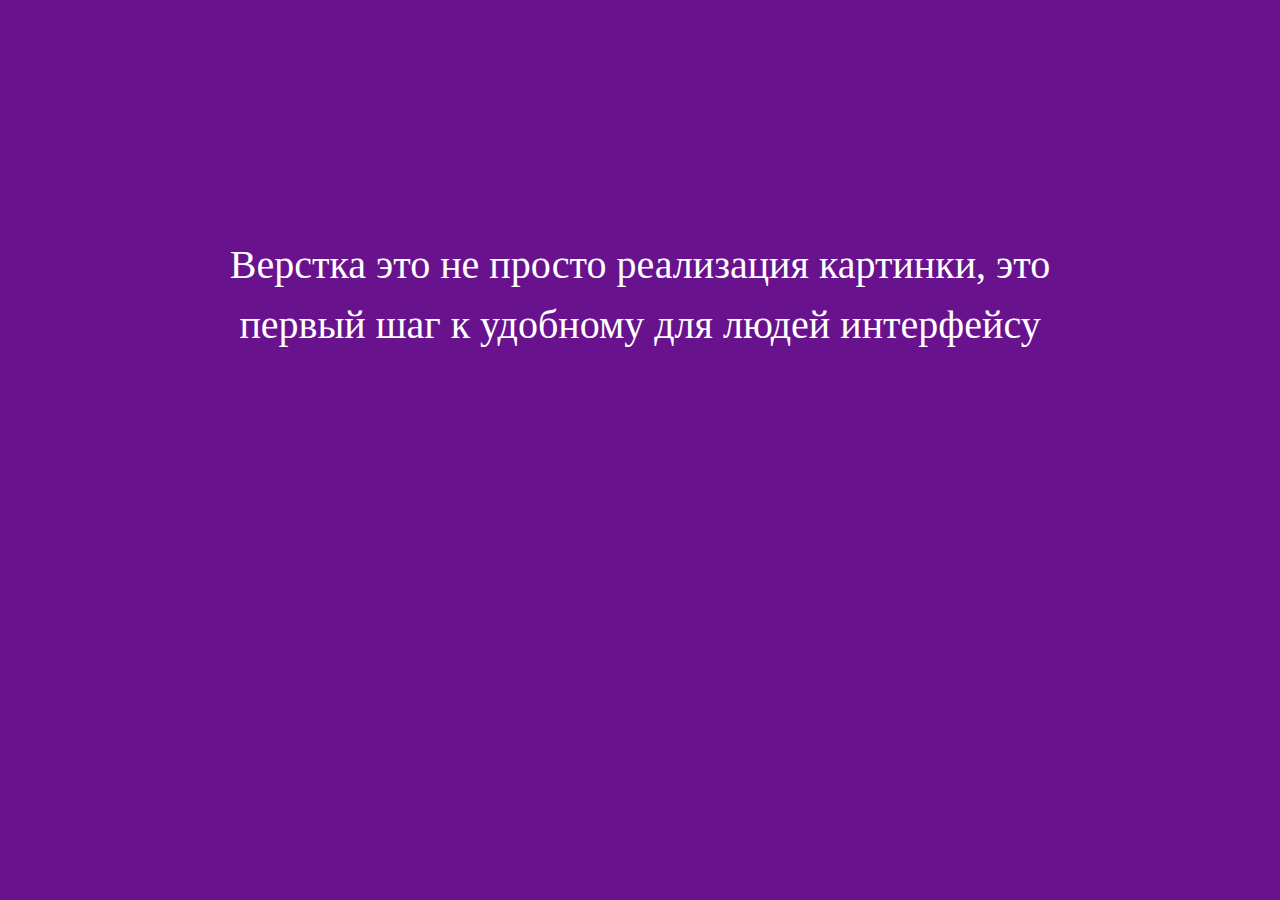
<file: flex-elements-positioning/font-face/index.html>
<!DOCTYPE html>
<html lang="ru">
<head>
  <meta charset="UTF-8">
  <meta name="viewport" content="width=device-width, initial-scale=1.0">
  <meta http-equiv="X-UA-Compatible" content="ie=edge">
  <link rel="stylesheet" href="css/styles.css">
  <title>Экран приветствия</title>
</head>
<body>
<div class="page">
  <div class="container">
    <p>
      Верстка это не просто реализация картинки, это первый шаг к удобному для людей интерфейсу
    </p>
  </div>
</div>
</body>
</html>
</file>
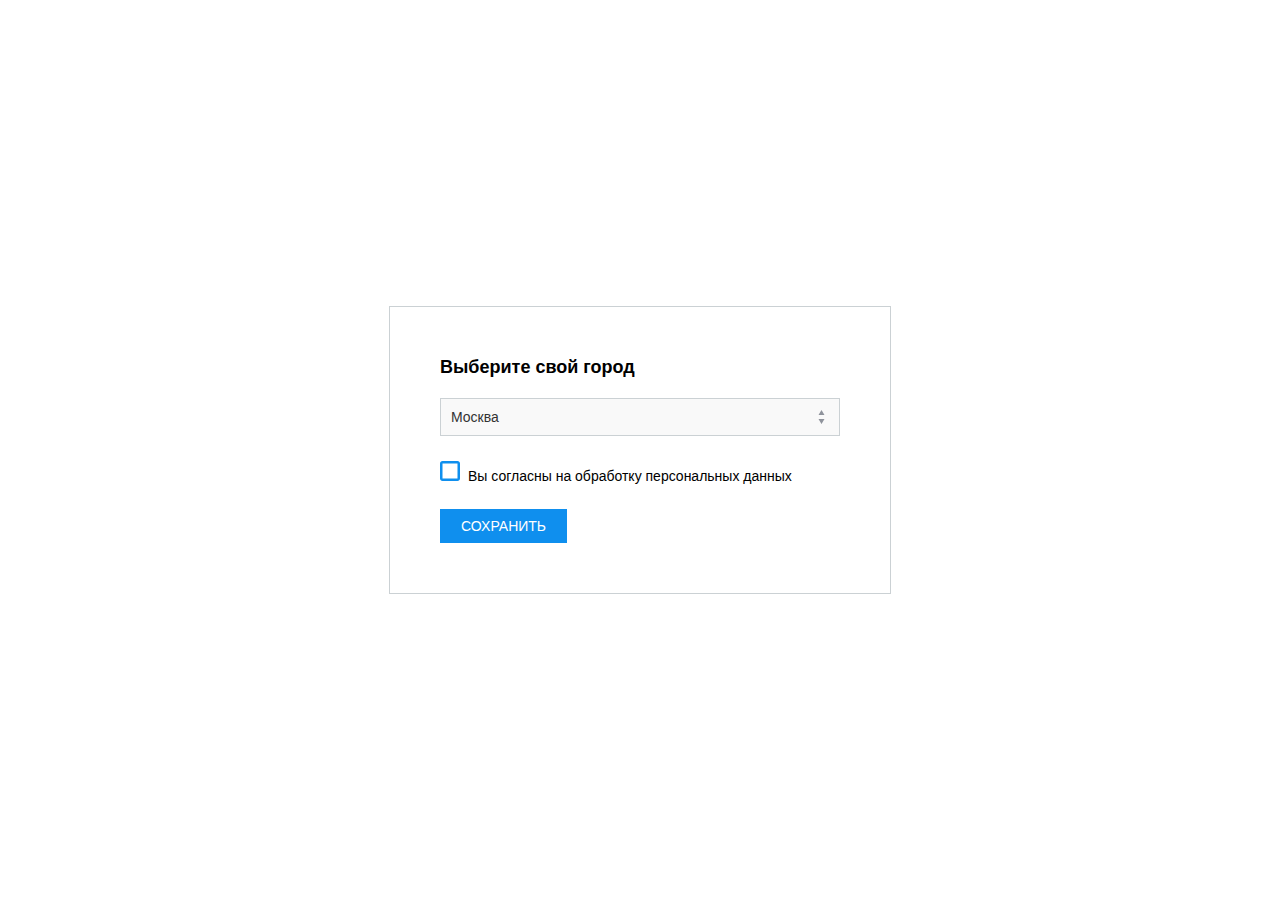
<file: form-elements/city-select/index.html>
<!DOCTYPE html>
<html lang="ru">
<head>
  <meta charset="UTF-8">
  <meta name="viewport" content="width=device-width, initial-scale=1.0">
  <meta http-equiv="X-UA-Compatible" content="ie=edge">
  <link rel="stylesheet" href="css/styles-common.css">
  <link rel="stylesheet" href="css/styles.css">
  <title>Выбор города</title>
</head>
<body>
<div class="page">
  <form class="form">
    <div class="form-group">
      <label class="select-group">
        <span class="select-label">Выберите свой город</span>
        <select class="select">
          <option value="moscow" selected>Москва</option>
          <option value="st-petersburg">Санкт-Петербург</option>
          <option value="kazan">Казань</option>
        </select>
      </label>
    </div>
    <div class="form-group">
      <label class="checkbox-group">
        <input type="checkbox" class="checkbox" required>
        <span class="checkbox-text">Вы согласны на обработку персональных данных</span>
      </label>
    </div>
    <div class="form-group">
      <button class="button">Сохранить</button>
    </div>
  </form>
</div>
</body>
</html>
</file>
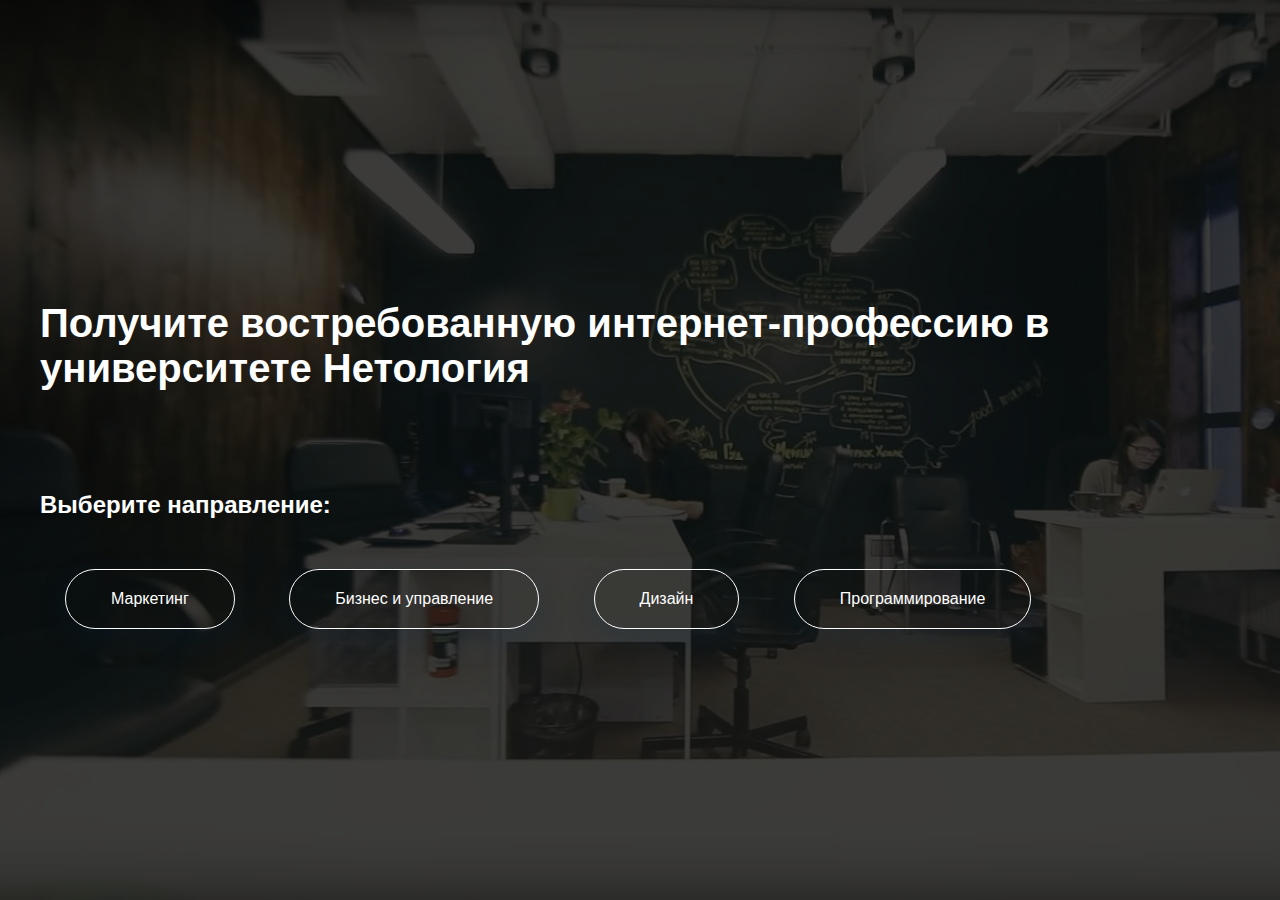
<file: form-elements/courses/index.html>
<!DOCTYPE html>
<html lang="ru">
<head>
  <meta charset="UTF-8">
  <meta name="viewport" content="width=device-width, initial-scale=1.0">
  <meta http-equiv="X-UA-Compatible" content="ie=edge">
  <link rel="stylesheet" href="css/styles-common.css">
  <link rel="stylesheet" href="css/styles.css">
  <title>Направления Нетологии</title>
</head>
<body>
<div class="hero">
  <div class="hero-container">
    <span class="hero-label">Получите востребованную интернет-профессию в университете Нетология</span>
    <div class="courses">
      <span class="courses-hint">Выберите направление:</span>
      <ul class="courses-list">
        <li class="courses-list-item"><a href="#0" class="course">Маркетинг</a></li>
        <li class="courses-list-item"><a href="#0" class="course">Бизнес и управление</a></li>
        <li class="courses-list-item"><a href="#0" class="course">Дизайн</a></li>
        <li class="courses-list-item"><a href="#0" class="course">Программирование</a></li>
      </ul>
    </div>
  </div>
</div>
</body>
</html>
</file>
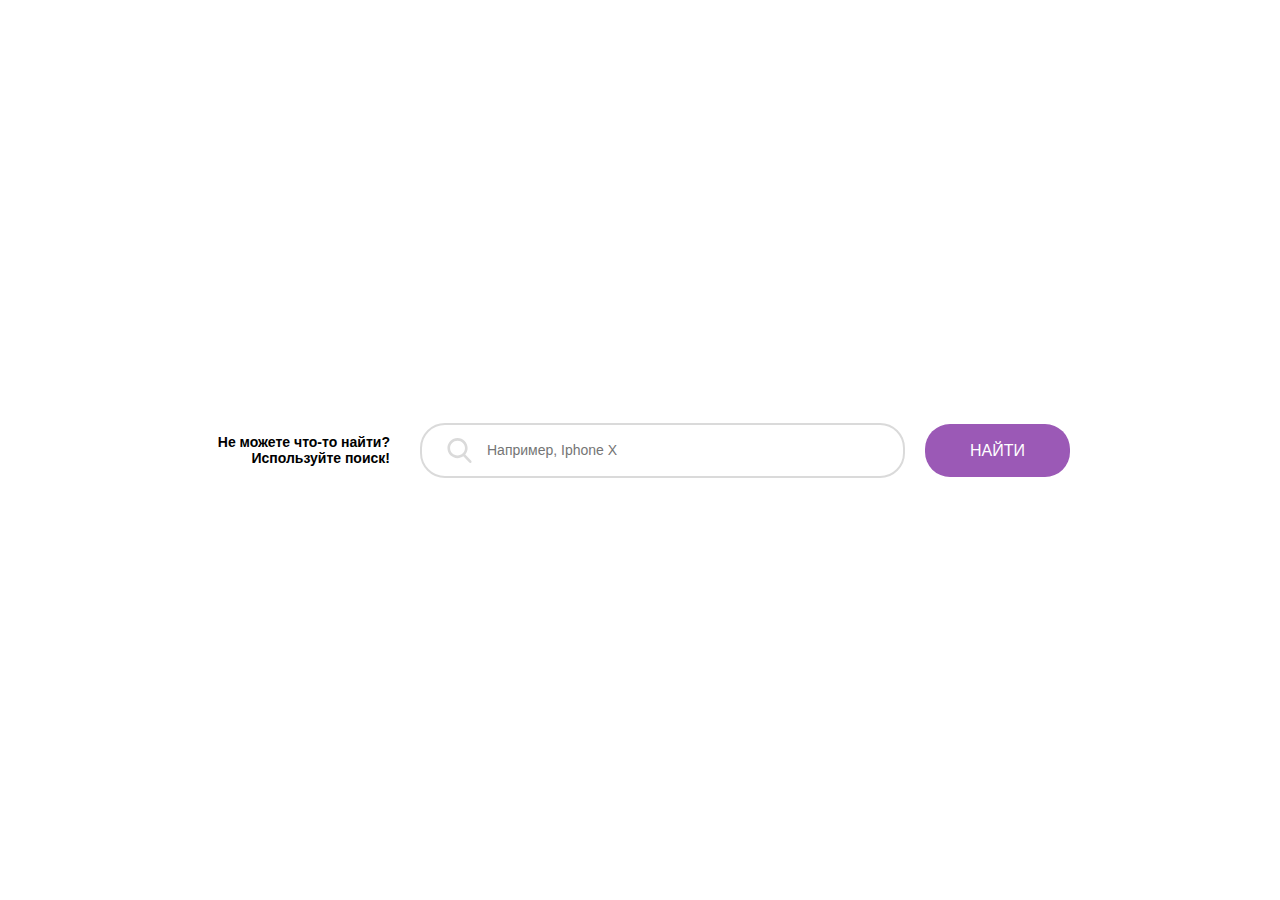
<file: form-elements/search-field/index.html>
<!DOCTYPE html>
<html lang="ru">
  <head>
    <meta charset="UTF-8" />
    <meta name="viewport" content="width=device-width, initial-scale=1.0" />
    <meta http-equiv="X-UA-Compatible" content="ie=edge" />
    <link rel="stylesheet" href="css/styles-common.css" />
    <link rel="stylesheet" href="css/styles.css" />
    <title>Направления Нетологии</title>
  </head>
  <body>
    <div class="page">
      <form class="search">
        <label class="search-group">
          <span class="search-hint"
            >Не можете что-то найти? Используйте поиск!</span
          >
        </label>
        <input
          class="field"
          name="query"
          placeholder="Например, Iphone X"
          required
        />
        <button class="button">Найти</button>
      </form>
    </div>
  </body>
</html>
</file>
<file: block-elements-positioning/netology-blog/css/common-styles.css>
body {
	font-family: -apple-system, BlinkMacSystemFont, Segoe UI, Roboto, Open Sans, Ubuntu, Fira Sans, Helvetica Neue, sans-serif;
	font-size: 16px;
	margin: 0;
}

.news {
	width: 1020px;
	margin-left: auto;
	margin-right: auto;
	padding-top: 50px;
	padding-bottom: 50px;
}

.card-date {
	display: block;
	margin-bottom: 20px;
	font-size: 13px;
}

.card-name {
	margin-top: 0;
	margin-bottom: 0;
	font-size: 18px;
}

.card-header {
	margin-bottom: 20px;
}

p {
	margin-top: 0;
	margin-bottom: 0;
}
</file>
<file: block-elements-positioning/netology-blog/css/styles.css>
.card {
  box-sizing: border-box;
  width: 320px;
  padding: 50px 40px;
  border: 2px solid #dfdee8;
}

.card:nth-of-type(n+4){
 margin-top: 30px;
}

.card:nth-of-type(3n+2){
  margin-left: 30px;
  margin-right: 30px;
}

.news{
  display: flex;
  flex-wrap: wrap;
}
</file>
<file: content-structure-tags/latest-news/css/styles.css>
body {
	font-family: -apple-system, BlinkMacSystemFont, Segoe UI, Roboto, Open Sans, Ubuntu, Fira Sans, Helvetica Neue, sans-serif;
	font-size: 16px;
	margin: 0;
}

.news {
	margin-top: 100px;
	display: flex;
	flex-wrap: wrap;
	width: 960px;
	margin-right: auto;
	margin-left: auto;
}

.card {
	padding: 50px 40px;
	width: 320px;
	box-sizing: border-box;
}

.card:nth-child(odd) {
	background-color: #f3f4fd;
}

.card:nth-child(even) {
	border: 2px solid #f3f4fd;
}

.card-date {
	font-size: 13px;
	display: block;
	margin-bottom: 20px;
}

.card-name {
	margin-top: 0;
	margin-bottom: 0;
	font-size: 18px;
}
</file>
<file: content-structure-tags/markup/css/styles.css>
body {
	font-family: -apple-system, BlinkMacSystemFont, Segoe UI, Roboto, Open Sans, Ubuntu, Fira Sans, Helvetica Neue, sans-serif;
	font-size: 16px;
	margin: 0;
	background-color: #eaeaea;
}

h1, h2, h3 {
	margin-top: 0;
	margin-bottom: 0;
}

p {
	margin-top: 0;
	margin-bottom: 25px;
}

p:last-child {
	margin-bottom: 0;
}

.page {
	box-sizing: border-box;
	width: 960px;
  padding: 20px 10px;

  margin-left: auto;
  margin-right: auto;	
}

.content {
	box-sizing: border-box;
  padding: 30px 25px;	
	
	box-shadow: 0 1px 2px rgba(0, 0, 0, 0.1);
  background-color: #ffffff;
}

.content-title {
	font-size: 28px;
	margin-bottom: 30px;
}

.last-news {
  padding: 30px 20px;	
  box-shadow: 0 1px 2px rgba(0, 0, 0, 0.1);
  background-color: #ffffff;
  margin-top: 30px;
	
	display: flex;
	flex-wrap: wrap;
}

.last-news-section {
	width: 400px
}

.last-news-section:nth-child(n+2) {
	margin-left: 50px;
}

.last-news-title {
	font-size: 17px;
}

.last-posts {
	margin-top: 15px;
}

.last-post:nth-child(n+2) {
	margin-top: 20px;
}

.last-post-date {
	display: block;
  font-size: 12px;
  color: #7f8992;
	margin-bottom: 5px;
}

.last-post-title {
	font-size: 16px;
}

.last-post-link {
	color: #000000;
	text-decoration: none;
}

.last-post-content{
	font-size: 14px;
	margin-top: 15px;
}
</file>
<file: content-structure-tags/web-studio/css/styles.css>
body {
	font-family: -apple-system, BlinkMacSystemFont, Segoe UI, Roboto, Open Sans, Ubuntu, Fira Sans, Helvetica Neue, sans-serif;
	font-size: 15px;
	margin: 0;

}

p, h3 {
	margin-top: 0;
	margin-bottom: 0;
}

p {
	line-height: 1.675;
}

.services {
	padding-top: 50px;
	padding-bottom: 50px;

	display: flex;
	flex-wrap: wrap;
	margin-top: 40px;
	width: 1260px;
	margin-right: auto;
	margin-left: auto;
}

.card {
	background-image: url("https://netology-code.github.io/html-2-homeworks/content-structure-tags/web-studio/img/creative-idea.svg");
	background-repeat: no-repeat;
	background-size: 96px;
	background-position: center 30px;

	border-left: 1px solid transparent;
	border-right: 1px solid transparent;
	border-bottom: 1px solid rgba(179, 184, 236, 0.5);
	padding: 160px 30px 30px 30px;
	width: 420px;
	text-align:center;
	box-sizing: border-box;
}

.card:nth-child(2) { 
	background-image: url("https://netology-code.github.io/html-2-homeworks/content-structure-tags/web-studio/img/coding2.svg");
}

.card:nth-child(3) { 
	background-image: url("https://netology-code.github.io/html-2-homeworks/content-structure-tags/web-studio/img/coding.svg");
}

.card:nth-child(-n+3){
	border-top: 1px solid rgba(179, 184, 236, 0.5);	
}

.card:nth-child(3n+1),
.card:nth-child(3n+3){
	border-left-color: rgba(179, 184, 236, 0.5);
	border-right-color: rgba(179, 184, 236, 0.5);
}

.card:nth-child(even) {
	background-color: rgba(179, 184, 236, 0.2);
}

.card-name {
	font-size: 22px;
}

.card-content {
	margin-top: 30px;
}
</file>
<file: content-tags/montreal-illustration/css/styles.css>
body {
  font-family: arial, sans-serif;
  font-size: 16px;
}

p {
  line-height: 1.5;
}

figure {
  text-align: center;
  float: left;
  padding: 20px;
  border: 4px solid #ababab;
  margin: 20px 40px 20px 0;
}

figcaption {
  margin-top: 10px;
  font-size: 13px;
}
</file>
<file: content-tags/world-cup-article/css/styles.css>
body {
  font-family: arial, sans-serif;
  font-size: 16px;
}

p, ol {
  line-height: 1.5;
}

span {
  font-weight: 700;
  color: #00008B;
}

a {
  color: #349bdf;
}
</file>
<file: flex-elements-positioning/blog-article/css/styles.css>
body {
  margin: 0;
  font-family: arial, sans-serif;
}

.content {
  width: 760px;
  margin-right: auto;
  margin-left: auto;
}

main.content h1 {
  font-size: 32px;
}

.content p a {
  color: #2980b9;
  text-decoration: none;
}

p {
  line-height: 24px;
}

.page h1 {
  font-size: 12px;
}

.page a {
  text-decoration: underline;
  color: #f00000;
}
</file>
<file: flex-elements-positioning/fixed-menu/css/styles-common.css>
body {
  margin: 0;
  font-family: arial, sans-serif;
  font-size: 16px;
}

p {
  line-height: 1.675;
  margin-top: 25px;
}

.menu-list {
  list-style: none;
  margin-top: 0;
  margin-bottom: 0;
  padding-left: 0;
}

.menu-list-item {
  line-height: 1.765;
}

.menu-list-item:nth-child(n+2) {
  margin-top: 15px;
}

.menu-link {
  color: #222222;
  text-decoration: none;
}

.menu-link:not([href]) {
  font-weight: 700;
}
</file>
<file: flex-elements-positioning/fixed-menu/css/styles.css>
.menu {
  box-sizing: border-box;
  width: 250px;
  padding: 70px 30px;
  font-size: 14px;
  position: fixed;
  top: 0px;
  left: 0px;
}

.content {
  box-sizing: border-box;
  padding: 50px 80px;
  width: 1024px;
  margin-left: 250px;
}
</file>
<file: flex-elements-positioning/font-face/css/styles.css>
@font-face {
  font-family: Lobster;
  src: url(https://netology-code.github.io/html-2-homeworks/flex-elements-positioning/font-face/fonts/lobster-regular.woff);
  font-weight: 400;
  font-style: normal;
}

body {
  margin: 0;
  background-color: #69128d;
  font-family: tahoma;
}

.container p {
  width: 880px;
  padding-top: 195px;
  margin-left: auto;
  margin-right: auto;
  text-align: center;
  font-size: 40px;
  color: #fff;
  font-family: Lobster;
  line-height: 60px;
}
</file>
<file: form-elements/city-select/css/styles-common.css>
/*
демо
*/
body {
  font-family: -apple-system, BlinkMacSystemFont, Segoe UI, Roboto, Open Sans, Ubuntu, Fira Sans, Helvetica Neue, sans-serif;
  font-size: 16px;
  margin: 0;
  -webkit-overflow-scrolling: touch;
  overflow-y: scroll;
  
  height: 100vh;
  display: flex;
  align-items: center;
  
}

.page {
  width: 400px;
  padding: 50px;
  border: 1px solid #cbd1d4;
  
  margin-left: auto;
  margin-right: auto;
}

.form-group:nth-child(n+2) {
  margin-top: 25px;
}

.select-group {
  display: block;
}

.select-label {
  display: block;
  margin-bottom: 20px;
  font-size: 18px;
  font-weight: 700;
}

.checkbox-group {
  display: block;
  font-size: 14px;
}

.button {
  text-transform: uppercase;
  font-size: 14px;
  color: #ffffff;
  
  padding: 8px 20px;
  border: 1px solid #0f8fee;
  background-color: #0f8fee;
  
  cursor: pointer;
}

.button:hover {
  background-color: #1b89dc;
  border-color: #1b89dc;
}

.button:focus {
  outline: 2px solid #0f8fee;
  outline-offset: 4px;
}
</file>
<file: form-elements/city-select/css/styles.css>
.select {
  display: inline-block;
  box-sizing: border-box;
  width: 100%;
  height: 38px;

  padding-left: 10px;
  padding-right: 25px;

  margin: 0;

  border: 1px solid #cbd1d4;
  background-color: #f9f9f9;

  font-size: 14px;
  font-family: Arial, sans-serif;
  color: #333333;

  -webkit-appearance: none;
  -moz-appearance: none;
  background-image: url(../img/select-arrows.svg);
  background-repeat: no-repeat;
  background-position: right 5px center;
}

.select:focus {
  outline: 2px solid #0f8fee;
  outline-offset: 4px;
}

.checkbox-text::before {
  content: "";
  margin-right: 8px;
  display: inline-block;
  position: top;
  height: 20px;
  width: 20px;
  background-image: url(../img/checkbox-unchecked.svg);
  background-repeat: no-repeat;
  background-size: 20px;
  background-position: center center;
}

.checkbox:checked ~ .checkbox-text::before {
  background-image: url(../img/checkbox-checked.svg);
}

.checkbox {
  position: absolute;
  clip: rect(1px 1px 1px 1px);
  height: 1px;
  width: 1px;
}

.checkbox-text {
  display: inline-block;
}

.checkbox:focus ~ .checkbox-text::before {
  outline: 2px solid #0f8fee;
  outline-offset: 2px;
}
</file>
<file: form-elements/courses/css/styles-common.css>
body {
  font-family: -apple-system, BlinkMacSystemFont, Segoe UI, Roboto, Open Sans, Ubuntu, Fira Sans, Helvetica Neue, sans-serif;
  font-size: 16px;
  margin: 0;
}

.hero {
  box-sizing: border-box;
  min-width: 1200px;
  min-height: 100vh;
  padding: 80px 20px 50px;
  
  display: flex;
  color: #ffffff;
  background-size: cover;
  
  position: relative;
  z-index: 1;
}

.hero:before {
  content: "";
  width: 100%;
  height: 100%;
  background-color: #000000;
  opacity: 0.6;
  
  position: absolute;
  left: 0;
  top: 0;
  z-index: -1;
}

.hero-container {
  margin: auto;
  width: 1200px;
  flex: none;
}

.hero-label {
  font-weight: 700;
  font-size: 40px;
}

.courses {
  margin-top: 100px;
}

.courses-list {
  list-style: none;
  padding-left: 0;
  margin-top: 0;
  margin-bottom: 0;
}

.courses-hint {
  display: block;
  font-size: 24px;
  font-weight: 700;
}

.course {
  display: inline-block;
  border: 1px solid #ffffff;
  box-shadow: 0 10px 30px 0 rgba(9, 44, 80, 0.2);
  border-radius: 40px;
  
  color: inherit;
  text-decoration: none;
}
</file>
<file: form-elements/courses/css/styles.css>
.courses-list-item {
  margin-top: 50px;
  margin-left: 25px;
  margin-right: 25px;
  display: inline-block;
  vertical-align: top;
  text-align: center;
}

.course {
  padding: 20px 45px;
}

.hero {
  background-color: #6d6c69;
  background-image: url(../img/presentation.jpg);
  background-repeat: no-repeat;
  background-position: center center;
}
</file>
<file: form-elements/search-field/css/styles-common.css>
body {
  font-family: -apple-system, BlinkMacSystemFont, Segoe UI, Roboto, Open Sans, Ubuntu, Fira Sans, Helvetica Neue, sans-serif;
  font-size: 15px;
  margin: 0;
  
  height: 100vh;
  display: flex;
  flex-wrap: wrap;
}

.page {
  padding: 50px;
  min-width: 900px;
  margin: auto;
}

.search {
  display: flex;
  flex-wrap: wrap;
  align-items: center;
}

.search .search-hint {
  display: inline-block;
  vertical-align: middle;
  
  font-size: 14px;
  font-weight: 700;
  width: 200px;
  margin-right: 30px;
}

.search-group {
  text-align: right;
}

.button {
  box-sizing: border-box;
  height: 53px;
  padding: 5px 45px 3px;
  border: none;
  
  text-transform: uppercase;
  font-size: 16px;
  color: #ffffff;
  
  cursor: pointer;
  margin-left: 20px;
  background-color: #9b59b6;
  border-radius: 25px;
}

.button:hover {
  background-color: #b062d0;
}

.button:focus {
  outline-offset: 5px;
  outline: 2px solid #9b59b6;
}
</file>
<file: form-elements/search-field/css/styles.css>
.field {
  box-sizing: border-box;
  width: 485px;
  border: 2px solid #dadada;
  padding: 10px 25px 10px 65px;
  margin: 0;

  display: inline-block;
  vertical-align: middle;

  font-size: 14px;
  height: 55px;
  border-radius: 25px;
  background-color: #ffffff;
  background-image: url(../img/search.svg);
  background-repeat: no-repeat;
  background-size: 25px;
  background-position: 25px center;
}

.field:focus {
  outline: none;
  border-color: #9b59b6;
}
</file>
